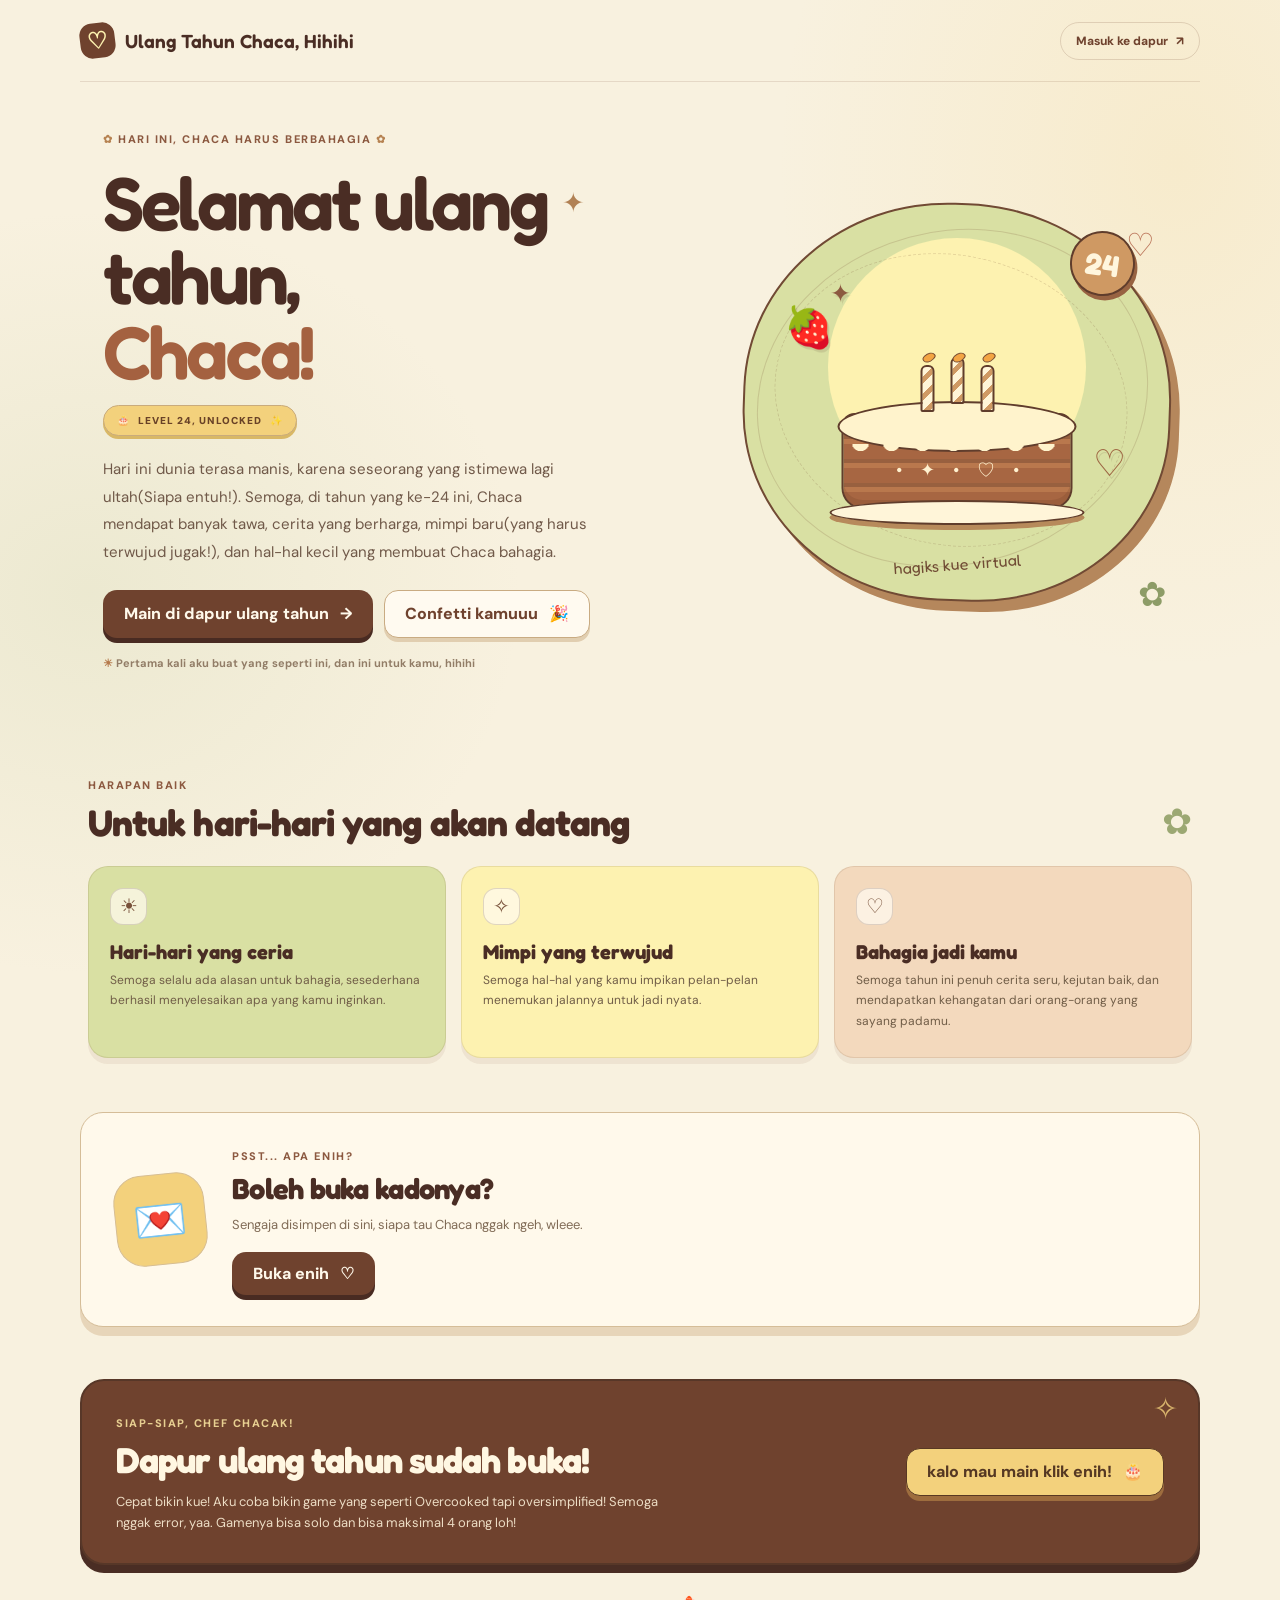
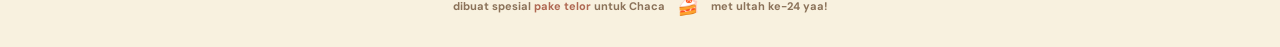
<file: index.html>
<!doctype html>
<html lang="id">
  <head>
    <meta charset="utf-8">
    <meta name="viewport" content="width=device-width, initial-scale=1">
    <meta name="theme-color" content="#6f422e">
    <meta name="description" content="Selamat ulang tahun ke-24, Chaca! Hari ini seluruh kebahagiaan untukmu.">
    <title>Selamat Ulang Tahun ke-24, Chaca! ♡</title>
    <link rel="preconnect" href="https://fonts.googleapis.com">
    <link rel="preconnect" href="https://fonts.gstatic.com" crossorigin>
    <link href="https://fonts.googleapis.com/css2?family=DM+Sans:wght@400;500;600;700;800&family=Fredoka:wght@400;500;600;700&display=swap" rel="stylesheet">
    <link rel="stylesheet" href="styles.css">
    <link rel="stylesheet" href="birthday.css">
  </head>
  <body class="birthday-page">
    <main class="birthday-shell">
      <header class="birthday-nav">
        <a class="birthday-brand" href="index.html" aria-label="Beranda ulang tahun Chaca">
          <span class="birthday-brand-icon" aria-hidden="true">♡</span>
          <span>Ulang Tahun Chaca, Hihihi</span>
        </a>
        <a class="nav-game-link" href="game.html">Masuk ke dapur <span aria-hidden="true">↗</span></a>
      </header>

      <section class="birthday-hero" aria-labelledby="birthday-title">
        <div class="hero-confetti hero-confetti-one" aria-hidden="true">✦</div>
        <div class="hero-confetti hero-confetti-two" aria-hidden="true">✿</div>
        <div class="hero-confetti hero-confetti-three" aria-hidden="true">♡</div>
        <div class="birthday-copy">
          <span class="birthday-kicker"><span aria-hidden="true">✿</span> hari ini, Chaca harus berbahagia <span aria-hidden="true">✿</span></span>
          <h1 id="birthday-title">Selamat ulang tahun,<br><span>Chaca!</span></h1>
          <div class="age-badge"><span aria-hidden="true">🎂</span> LEVEL 24, UNLOCKED <span aria-hidden="true">✨</span></div>
          <p class="birthday-intro">Hari ini dunia terasa manis, karena seseorang yang istimewa lagi ultah(Siapa entuh!). Semoga, di tahun yang ke-24 ini, Chaca mendapat banyak tawa, cerita yang berharga, mimpi baru(yang harus terwujud jugak!), dan hal-hal kecil yang membuat Chaca bahagia.</p>
          <div class="birthday-actions">
            <a class="button button-primary birthday-game-button" href="game.html">Main di dapur ulang tahun <span aria-hidden="true">→</span></a>
            <button class="button button-secondary" type="button" id="wish-button">Confetti kamuuu <span aria-hidden="true">🎉</span></button>
          </div>
          <p class="birthday-footnote"><span aria-hidden="true">☀</span> Pertama kali aku buat yang seperti ini, dan ini untuk kamu, hihihi</p>
        </div>

        <div class="birthday-art" aria-label="Ilustrasi kue ulang tahun ke-24 untuk Chaca">
          <div class="art-orbit orbit-one"></div>
          <div class="art-orbit orbit-two"></div>
          <span class="floating-sweet sweet-one" aria-hidden="true">🍓</span>
          <span class="floating-sweet sweet-two" aria-hidden="true">✦</span>
          <span class="floating-sweet sweet-three" aria-hidden="true">♡</span>
          <div class="art-age">24</div>
          <div class="birthday-cake">
            <div class="birthday-flames"><i></i><i></i><i></i></div>
            <div class="birthday-candle candle-a"></div>
            <div class="birthday-candle candle-b"></div>
            <div class="birthday-candle candle-c"></div>
            <div class="frosting"></div>
            <div class="cake-lower"></div>
            <div class="cake-sprinkles" aria-hidden="true">•　✦　•　♡　•</div>
            <div class="cake-plate"></div>
          </div>
          <div class="cake-caption">hagiks kue virtual</div>
        </div>
      </section>

      <section class="wishes-section" aria-labelledby="wishes-title">
        <div class="wishes-heading">
          <div>
            <span class="section-kicker">Harapan baik</span>
            <h2 id="wishes-title">Untuk hari-hari yang akan datang</h2>
          </div>
          <span class="wish-doodle" aria-hidden="true">✿</span>
        </div>
        <div class="wish-grid">
          <article class="wish-card wish-card-sage">
            <span class="wish-icon" aria-hidden="true">☀</span>
            <h3>Hari-hari yang ceria</h3>
            <p>Semoga selalu ada alasan untuk bahagia, sesederhana berhasil menyelesaikan apa yang kamu inginkan.</p>
          </article>
          <article class="wish-card wish-card-butter">
            <span class="wish-icon" aria-hidden="true">✧</span>
            <h3>Mimpi yang terwujud</h3>
            <p>Semoga hal-hal yang kamu impikan pelan-pelan menemukan jalannya untuk jadi nyata.</p>
          </article>
          <article class="wish-card wish-card-peach">
            <span class="wish-icon" aria-hidden="true">♡</span>
            <h3>Bahagia jadi kamu</h3>
            <p>Semoga tahun ini penuh cerita seru, kejutan baik, dan mendapatkan kehangatan dari orang-orang yang sayang padamu.</p>
          </article>
        </div>
      </section>

      <section class="letter-section" aria-labelledby="letter-title">
        <div class="letter-doodle" aria-hidden="true">💌</div>
        <div class="letter-content">
          <span class="section-kicker">psst... apa enih?</span>
          <h2 id="letter-title">Boleh buka kadonya?</h2>
          <p>Sengaja disimpen di sini, siapa tau Chaca nggak ngeh, wleee.</p>
          <button class="button button-primary letter-button" id="letter-button" type="button" aria-expanded="false" aria-controls="birthday-letter">Buka enih <span aria-hidden="true">♡</span></button>
          <div class="birthday-letter" id="birthday-letter" hidden>
            <span class="letter-heart" aria-hidden="true">♡</span>
            <p>Selamat ulang tahun ke 24 ya Chacaa. Makasih ya, udah bertahan sejauh ini. Semoga, semua kebaikan yang kamu berikan kembali kepadamu berkali-kali lipat. Semoga, hari-hari buruk tidak datang kembali, dan semoga semua mimpimu terwujud. Aku minta maaf, untuk keinginan-keinginan Chaca yang belum bisa terealisasikan, dan untuk kelakuanku yang suka membuatmu kesal, terutama akhir-akhir ini... Hari ini dan seterusnya, semoga kamu akan selalu merasa dicintai. 💛</p>
            <span class="letter-signoff">dari emas danis, yang mencoba membuat ini dengan baik, ehehe ✦</span>
          </div>
        </div>
      </section>

      <section class="game-invitation" aria-label="Undangan bermain game ulang tahun">
        <div class="game-invitation-copy">
          <span class="section-kicker">siap-siap, chef Chacak!</span>
          <h2>Dapur ulang tahun sudah buka!</h2>
          <p>Cepat bikin kue! Aku coba bikin game yang seperti Overcooked tapi oversimplified! Semoga nggak error, yaa. Gamenya bisa solo dan bisa maksimal 4 orang loh!</p>
        </div>
        <a class="button button-primary game-invitation-button" href="game.html">kalo mau main klik enih! <span aria-hidden="true">🎂</span></a>
        <span class="invitation-spark" aria-hidden="true">✧</span>
      </section>

      <footer class="birthday-footer">
        <span>dibuat spesial <span aria-hidden="true">pake telor</span> untuk Chaca</span>
        <span aria-hidden="true">🍰</span>
        <span>met ultah ke-24 yaa!</span>
      </footer>
    </main>
    <div class="celebration-layer" id="celebration-layer" aria-hidden="true"></div>
    <div class="toast" id="birthday-toast" role="status" aria-live="polite"></div>
    <script src="birthday.js"></script>
  </body>
</html>
</file>
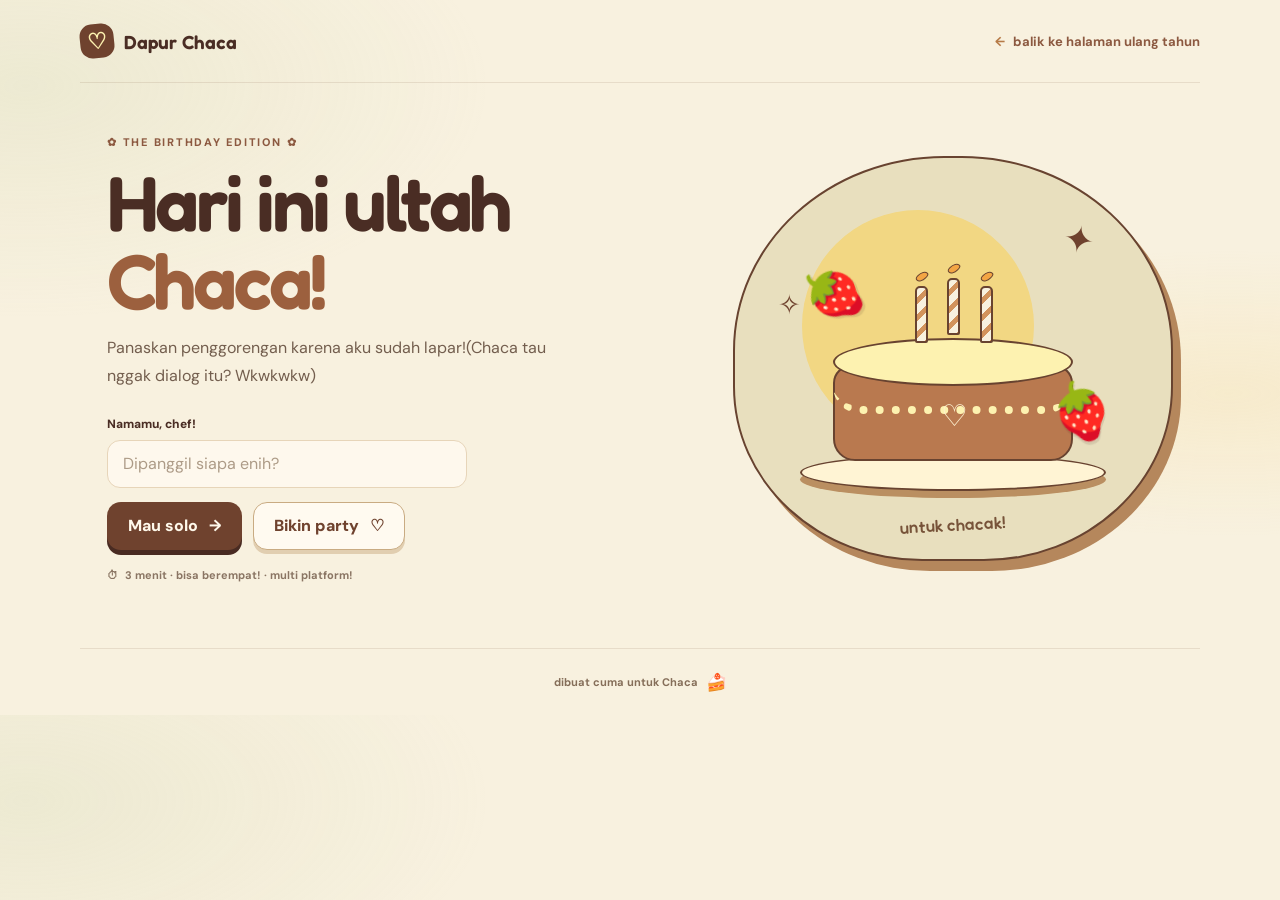
<file: game.html>
<!doctype html>
<html lang="en">
  <head>
    <meta charset="utf-8">
    <meta name="viewport" content="width=device-width, initial-scale=1">
    <meta name="theme-color" content="#6f422e">
    <meta name="description" content="Masuk ke dapur ulang tahun Chaca dan buat kue bersama!">
    <title>Dapur Ulang Tahun Chaca — Game</title>
    <link rel="preconnect" href="https://fonts.googleapis.com">
    <link rel="preconnect" href="https://fonts.gstatic.com" crossorigin>
    <link href="https://fonts.googleapis.com/css2?family=DM+Sans:wght@400;500;600;700;800&family=Fredoka:wght@400;500;600;700&display=swap" rel="stylesheet">
    <link rel="stylesheet" href="styles.css">
  </head>
  <body>
    <main class="site-shell">
      <header class="topbar">
        <a class="brand" href="index.html" aria-label="Kembali ke halaman utama ulang tahun Chaca">
          <span class="brand-icon" aria-hidden="true">♡</span>
          <span>Dapur Chaca</span>
        </a>
        <a class="topbar-note" href="index.html"><span class="sparkle" aria-hidden="true">←</span> balik ke halaman ulang tahun</a>
      </header>

      <section class="hero" id="hero">
        <div class="hero-copy">
          <div class="eyebrow"><span aria-hidden="true">✿</span> the birthday edition <span aria-hidden="true">✿</span></div>
          <h1>Hari ini ultah<br><span>Chaca!</span></h1>
          <p class="hero-description">Panaskan penggorengan karena aku sudah lapar!(Chaca tau nggak dialog itu? Wkwkwkw)</p>

          <label class="name-label" for="player-name">Namamu, chef!</label>
          <input id="player-name" class="name-input" type="text" maxlength="18" placeholder="Dipanggil siapa enih?" autocomplete="given-name">
          <div class="hero-actions">
            <button class="button button-primary" id="solo-button" type="button">Mau solo <span aria-hidden="true">→</span></button>
            <button class="button button-secondary" id="host-button" type="button">Bikin party <span aria-hidden="true">♡</span></button>
          </div>
          <div class="hero-footnote"><span aria-hidden="true">⏱</span> 3 menit · bisa berempat! · multi platform!</div>
          <p class="invite-notice" id="invite-notice" hidden>Ayo main! Masukin nama, terus langsung join aja! <span aria-hidden="true">↓</span></p>
        </div>

        <div class="hero-art" aria-label="A birthday cake with candles and strawberries">
          <div class="art-sun"></div>
          <div class="art-spark art-spark-one">✦</div>
          <div class="art-spark art-spark-two">✧</div>
          <div class="art-berry berry-one">🍓</div>
          <div class="art-berry berry-two">🍓</div>
          <div class="cake-plate"></div>
          <div class="cake cake-bottom"></div>
          <div class="cake cake-top"></div>
          <div class="cake-icing"></div>
          <div class="candle candle-one"><i></i></div>
          <div class="candle candle-two"><i></i></div>
          <div class="candle candle-three"><i></i></div>
          <div class="cake-heart">♡</div>
          <div class="art-caption">untuk chacak!</div>
        </div>
      </section>

      <section class="room-panel panel" id="room-panel" hidden>
        <div class="panel-heading">
          <div>
            <div class="eyebrow">the party kitchen</div>
            <h2 id="room-title">Ready, chef?</h2>
          </div>
          <button class="icon-button" id="back-button" type="button" aria-label="Back to home">✕</button>
        </div>
        <div id="host-lobby" hidden>
          <p class="panel-copy">You're the head chef! Invite up to three friends, then start the birthday rush whenever you're ready.</p>
          <div class="lobby-grid">
            <div class="lobby-card">
              <span class="step-number">01</span>
              <h3>Send a party invite</h3>
              <p>Share this link with your friends. They'll open it on their own device.</p>
              <button class="button button-primary button-small" id="invite-button" type="button">Make invite link <span aria-hidden="true">↗</span></button>
              <div class="copy-field" id="invite-field" hidden>
                <input id="invite-link" type="text" readonly aria-label="Party invite link">
                <button class="copy-button" id="copy-invite" type="button">Copy</button>
              </div>
            </div>
            <div class="lobby-card">
              <span class="step-number">02</span>
              <h3>Connect their chef</h3>
              <p>Ask a friend to send their connection code back to you, then paste it here.</p>
              <label class="visually-hidden" for="answer-code">Friend's connection code</label>
              <textarea id="answer-code" rows="3" placeholder="Paste your friend's connection code"></textarea>
              <button class="button button-secondary button-small" id="connect-button" type="button">Connect chef <span aria-hidden="true">♡</span></button>
            </div>
          </div>
          <div class="party-roster" id="lobby-roster"></div>
          <div class="lobby-footer">
            <p class="connection-note"><span aria-hidden="true">🔒</span> Players connect directly. No account or game server needed.</p>
            <button class="button button-primary" id="start-party-button" type="button">Start the party <span aria-hidden="true">→</span></button>
          </div>
        </div>
        <div id="join-lobby" hidden>
          <p class="panel-copy">A friend saved you a spot in Chaca's birthday kitchen! Enter your chef name and connect to their game.</p>
          <label class="name-label" for="join-name">Your chef name</label>
          <input id="join-name" class="name-input" type="text" maxlength="18" placeholder="What should we call you?" autocomplete="given-name">
          <button class="button button-primary" id="join-button" type="button">Join the party <span aria-hidden="true">♡</span></button>
          <div class="answer-card" id="answer-card" hidden>
            <h3>One last little step!</h3>
            <p>Send this connection code to your host so they can let you into the kitchen.</p>
            <textarea id="answer-output" rows="4" readonly aria-label="Your connection code"></textarea>
            <button class="button button-secondary button-small" id="copy-answer" type="button">Copy connection code</button>
            <p class="waiting-copy" id="waiting-copy" hidden>Waiting for the host to connect you…</p>
          </div>
        </div>
        <div class="guest-waiting" id="guest-waiting" hidden>
          <h3>You're on the guest list!</h3>
          <p>Hang tight in the waiting room. Your host will start the birthday rush soon.</p>
        </div>
      </section>

      <section class="game-panel" id="game-panel" hidden>
        <div class="game-heading">
          <div>
            <div class="eyebrow">the birthday kitchen is open!</div>
            <h2>Let's bake, chefs!</h2>
          </div>
          <div class="timer" id="timer" aria-label="Time remaining">
            <span aria-hidden="true">⏱</span>
            <span id="timer-value">3:00</span>
          </div>
        </div>

        <div class="game-layout">
          <section class="kitchen-card panel" aria-label="Kitchen game board">
            <div class="kitchen-topline">
              <div><span class="live-dot"></span><span id="round-status">birthday rush</span></div>
              <span class="chef-count" id="chef-count">1 chef</span>
            </div>
            <div class="kitchen-board-wrap">
              <span class="board-decoration board-decoration-one" aria-hidden="true">✦</span>
              <span class="board-decoration board-decoration-two" aria-hidden="true">♡</span>
              <div class="kitchen-board" id="kitchen-board" role="grid" aria-label="Birthday kitchen floor with movable stations and wooden prep tables"></div>
            </div>
            <p class="board-hint"><span aria-hidden="true">👆</span> Tap a glowing floor tile to scoot — wooden tables block the way!</p>
          </section>

          <aside class="game-sidebar">
            <section class="order-card panel" aria-live="polite">
              <div class="card-eyebrow"><span aria-hidden="true">✿</span> up next</div>
              <h3 id="order-name">Getting the kitchen ready…</h3>
              <p class="order-description" id="order-description">Pick up the ingredients for Chaca's birthday cake.</p>
              <div class="recipe-list" id="recipe-list"></div>
              <div class="tray-label"><span>Your cake tray</span><span id="tray-count">0 / 2</span></div>
              <div class="tray-list" id="tray-list"></div>
              <p class="order-tip" id="order-tip">Gather the ingredients, then deliver your cake at the center counter.</p>
            </section>
            <section class="score-card panel">
              <div class="score-heading"><h3>Chef's table</h3><span aria-hidden="true">🏆</span></div>
              <ol class="score-list" id="score-list"></ol>
            </section>
            <details class="party-controls panel" id="party-controls" hidden>
              <summary>Party connection</summary>
              <p>Invite up to three friends or connect a chef with their code.</p>
              <button class="button button-secondary button-small" id="game-invite-button" type="button">Make invite link</button>
              <div class="copy-field" id="game-invite-field" hidden>
                <input id="game-invite-link" type="text" readonly aria-label="Party invite link">
                <button class="copy-button" id="game-copy-invite" type="button">Copy</button>
              </div>
              <label class="visually-hidden" for="game-answer-code">Friend's connection code</label>
              <textarea id="game-answer-code" rows="3" placeholder="Paste your friend's connection code"></textarea>
              <button class="button button-secondary button-small" id="game-connect-button" type="button">Connect chef</button>
            </details>
          </aside>
        </div>
      </section>

      <section class="end-screen" id="end-screen" hidden>
        <div class="end-confetti" aria-hidden="true">✦　♡　✿　✧　✦</div>
        <div class="eyebrow">that's a wrap, chefs!</div>
        <h2 id="end-title">You made Chaca proud!</h2>
        <p id="end-message">Thanks for cooking up a little birthday magic.</p>
        <div class="end-score-card panel">
          <span class="end-trophy" aria-hidden="true">🏆</span>
          <span class="end-score-label">your final score</span>
          <strong id="end-score">0</strong>
          <span class="end-player" id="end-player"></span>
        </div>
        <div class="end-leaderboard" id="end-leaderboard"></div>
        <div class="end-actions">
          <button class="button button-primary" id="play-again-button" type="button">Play again <span aria-hidden="true">↻</span></button>
          <button class="button button-secondary" id="home-button" type="button">Back to the birthday page</button>
        </div>
        <p class="birthday-signoff">Happy birthday, Chaca! <span aria-hidden="true">♡</span></p>
      </section>

      <footer class="site-footer">
        <span>dibuat cuma untuk <span aria-hidden="true">Chaca</span> </span>
        <span class="footer-cake" aria-hidden="true">🍰</span>
      </footer>
    </main>
    <div class="toast" id="toast" role="status" aria-live="polite"></div>
    <div class="celebration-layer" id="celebration-layer" aria-hidden="true"></div>
    <script src="app.js"></script>
  </body>
</html>
</file>
<file: styles.css>
:root {
  color-scheme: light;
  --coffee: #4a2d24;
  --brown: #6f422e;
  --brown-soft: #8c5940;
  --caramel: #cf9963;
  --gold: #f3d17c;
  --butter: #fdf2b0;
  --sage: #c4cea1;
  --sage-light: #d9e0a3;
  --paper: #fffaf0;
  --cream: #f8f1df;
  --line: #e7d5b9;
  --muted: #8a7563;
  --shadow: 0 16px 38px rgb(74 45 36 / 9%);
}

* { box-sizing: border-box; }

body {
  margin: 0;
  min-width: 320px;
  background:
    radial-gradient(ellipse at 2% 12%, rgb(196 206 161 / 21%), transparent 29rem),
    radial-gradient(ellipse at 96% 55%, rgb(243 209 124 / 19%), transparent 28rem),
    var(--cream);
  color: var(--coffee);
  font-family: "DM Sans", sans-serif;
  -webkit-font-smoothing: antialiased;
}

button, input, textarea { font: inherit; }
button { cursor: pointer; }
button:focus-visible, a:focus-visible, input:focus-visible, textarea:focus-visible, summary:focus-visible {
  outline: 3px solid #b67a46;
  outline-offset: 3px;
}
[hidden] { display: none !important; }

.site-shell { width: min(1120px, calc(100% - 48px)); margin: 0 auto; }
.topbar { height: 83px; display: flex; align-items: center; justify-content: space-between; border-bottom: 1px solid rgb(111 66 46 / 12%); }
.brand { display: inline-flex; align-items: center; gap: 10px; color: var(--coffee); text-decoration: none; font-family: "Fredoka", sans-serif; font-size: 19px; font-weight: 600; }
.brand-icon { display: grid; width: 34px; height: 34px; place-items: center; border-radius: 12px; background: var(--brown); color: var(--butter); font-size: 22px; transform: rotate(-6deg); }
.topbar-note { color: var(--brown-soft); font-size: 13px; font-weight: 700; }
.topbar-note { text-decoration: none; }
.sparkle { margin-right: 5px; color: #b67a46; }

.hero { min-height: 565px; display: grid; grid-template-columns: 1.05fr .95fr; align-items: center; gap: 38px; padding: 46px 2px 60px; }
.hero-copy { position: relative; z-index: 1; }
.eyebrow { color: var(--brown-soft); font-size: 11px; font-weight: 800; letter-spacing: .16em; text-transform: uppercase; }
.hero-copy > .eyebrow { margin-bottom: 15px; }
h1, h2, h3, p { margin-top: 0; }
h1, h2, h3 { font-family: "Fredoka", sans-serif; }
h1 { margin-bottom: 15px; color: var(--coffee); font-size: clamp(52px, 6.7vw, 78px); font-weight: 600; letter-spacing: -.045em; line-height: .99; }
h1 span { color: #9c603e; }
.hero-description { max-width: 460px; margin-bottom: 26px; color: #735e4e; font-size: 16px; line-height: 1.75; }
.name-label { display: block; margin-bottom: 8px; color: var(--coffee); font-size: 12px; font-weight: 800; }
.name-input, .copy-field input, textarea { width: 100%; border: 1.5px solid var(--line); border-radius: 13px; background: rgb(255 250 240 / 85%); color: var(--coffee); }
.name-input { height: 48px; max-width: 360px; padding: 0 15px; }
.name-input::placeholder, textarea::placeholder { color: #ad9b87; }
.hero-actions { display: flex; flex-wrap: wrap; gap: 11px; margin-top: 14px; }
.button { display: inline-flex; min-height: 48px; align-items: center; justify-content: center; gap: 11px; border: 1.5px solid transparent; border-radius: 14px; padding: 0 20px; font-weight: 800; transition: transform .18s ease, box-shadow .18s ease, background .18s ease; }
.button:hover { transform: translateY(-2px); }
.button-primary { background: var(--brown); box-shadow: 0 5px 0 #492b22; color: #fff9eb; }
.button-primary:hover { background: #7d4d36; box-shadow: 0 7px 0 #492b22; }
.button-secondary { border-color: #c9ab82; background: #fffaf0; color: var(--brown); box-shadow: 0 4px 0 #e1ceb0; }
.button-secondary:hover { background: #fff4d8; box-shadow: 0 6px 0 #e1ceb0; }
.button-small { min-height: 42px; border-radius: 12px; padding: 0 15px; font-size: 13px; }
.hero-footnote { margin-top: 18px; color: var(--muted); font-size: 11px; font-weight: 700; }
.hero-footnote span { margin-right: 4px; }
.invite-notice { margin-top: 13px; color: var(--brown-soft); font-size: 13px; font-weight: 700; }

.hero-art { position: relative; width: min(100%, 440px); height: 405px; justify-self: end; border: 2px solid #684330; border-radius: 48% 48% 43% 43%; background: #e8dfbe; box-shadow: 8px 10px 0 #b5875c; }
.hero-art { animation: art-float 5s ease-in-out infinite; }
.art-sun { position: absolute; top: 52px; left: 67px; width: 232px; height: 232px; border-radius: 50%; background: #f2d783; }
.art-spark { position: absolute; z-index: 4; color: var(--brown); font-family: "Fredoka", sans-serif; }
.art-spark-one { top: 59px; right: 77px; font-size: 37px; transform: rotate(12deg); }
.art-spark-two { top: 130px; left: 43px; font-size: 27px; }
.art-berry { position: absolute; z-index: 5; font-size: 48px; filter: drop-shadow(2px 3px 0 rgb(74 45 36 / 13%)); }
.berry-one { top: 104px; left: 69px; transform: rotate(-20deg); }
.berry-two { right: 59px; bottom: 116px; transform: rotate(18deg); }
.cake-plate { position: absolute; bottom: 68px; left: 50%; width: 306px; height: 37px; border: 2px solid #684330; border-radius: 50%; background: #fff4d4; box-shadow: 0 7px 0 #ba8f61; transform: translateX(-50%); }
.cake { position: absolute; left: 50%; border: 2px solid #684330; transform: translateX(-50%); }
.cake-bottom { bottom: 98px; width: 240px; height: 96px; border-radius: 18px 18px 22px 22px; background: #b9794f; }
.cake-top { bottom: 173px; width: 240px; height: 48px; border-radius: 50%; background: #fdf2b0; }
.cake-icing { position: absolute; z-index: 1; bottom: 145px; left: 50%; width: 240px; height: 34px; border-bottom: 8px dotted #fdf2b0; border-radius: 0 0 28px 28px; transform: translateX(-50%); }
.candle { position: absolute; z-index: 2; bottom: 216px; width: 13px; height: 57px; border: 2px solid #684330; border-radius: 5px 5px 2px 2px; background: repeating-linear-gradient(135deg, #f8f1df 0 7px, #d2935c 7px 12px); }
.candle-one { left: calc(50% - 38px); }
.candle-two { left: calc(50% - 6px); bottom: 224px; }
.candle-three { left: calc(50% + 27px); }
.candle i { position: absolute; top: -18px; left: 1px; width: 8px; height: 13px; border: 1px solid #684330; border-radius: 70% 30% 65% 35%; background: #f3a544; transform: rotate(45deg); }
.candle i { animation: candle-flicker .7s ease-in-out infinite alternate; }
.cake-heart { position: absolute; z-index: 2; bottom: 124px; left: calc(50% - 12px); color: #fff4d4; font-size: 30px; }
.art-caption { position: absolute; right: 0; bottom: 24px; left: 0; color: #775339; font-family: "Fredoka", sans-serif; font-size: 17px; font-weight: 500; text-align: center; transform: rotate(-3deg); }

.panel { border: 1.5px solid #e8d8bc; border-radius: 22px; background: rgb(255 250 240 / 93%); box-shadow: var(--shadow); }
.kitchen-card { position: relative; }
.kitchen-card::before { position: absolute; top: 0; right: 28px; left: 28px; height: 4px; border-radius: 0 0 8px 8px; background: linear-gradient(90deg, #c4cea1, #f3d17c, #cf9963, #e59b79); content: ""; }
.room-panel { max-width: 840px; margin: 38px auto 55px; padding: 30px; }
.panel-heading { display: flex; justify-content: space-between; align-items: flex-start; }
.panel-heading h2, .game-heading h2 { margin: 7px 0 0; font-size: 34px; letter-spacing: -.025em; }
.icon-button { display: grid; width: 38px; height: 38px; place-items: center; border: 1px solid var(--line); border-radius: 12px; background: transparent; color: var(--brown); }
.panel-copy { max-width: 600px; margin: 18px 0 23px; color: #765f4f; font-size: 14px; line-height: 1.65; }
.lobby-grid { display: grid; grid-template-columns: 1fr 1fr; gap: 15px; }
.lobby-card { position: relative; min-width: 0; border: 1px solid #ecddc4; border-radius: 17px; padding: 20px; background: #fffdf7; }
.step-number { color: #ad7951; font-size: 10px; font-weight: 800; letter-spacing: .12em; }
.lobby-card h3 { margin: 7px 0; font-size: 20px; }
.lobby-card p, .party-controls p { min-height: 42px; margin-bottom: 15px; color: var(--muted); font-size: 12px; line-height: 1.55; }
.copy-field { display: flex; gap: 7px; margin-top: 11px; }
.copy-field input { min-width: 0; height: 39px; padding: 0 9px; font-size: 11px; }
.copy-button { flex: 0 0 auto; border: 1px solid #c9ab82; border-radius: 10px; background: #fff4d8; color: var(--brown); font-size: 12px; font-weight: 800; }
textarea { display: block; resize: vertical; padding: 10px 12px; font-size: 12px; line-height: 1.5; }
.lobby-card textarea { min-height: 70px; margin-bottom: 9px; }
.party-roster { display: flex; flex-wrap: wrap; gap: 7px; margin-top: 17px; }
.roster-chip { border: 1px solid #ddd6b0; border-radius: 99px; padding: 7px 11px; background: #f2f1d8; color: #5c593c; font-size: 11px; font-weight: 800; }
.roster-chip::before { content: "●"; margin-right: 6px; color: #819064; font-size: 9px; }
.lobby-footer { display: flex; align-items: center; justify-content: space-between; gap: 15px; margin-top: 23px; padding-top: 19px; border-top: 1px solid #ebdfcb; }
.connection-note { margin: 0; color: var(--muted); font-size: 11px; line-height: 1.5; }
#join-lobby > .name-input { margin-bottom: 12px; }
.answer-card { max-width: 510px; margin-top: 25px; border-top: 1px solid #ebdfcb; padding-top: 20px; }
.answer-card h3 { margin-bottom: 7px; font-size: 20px; }
.answer-card p { color: var(--muted); font-size: 12px; line-height: 1.6; }
.answer-card textarea { margin-bottom: 10px; overflow-wrap: anywhere; }
.answer-card textarea { word-break: break-all; font-family: ui-monospace, SFMono-Regular, Menlo, monospace; font-size: 12px; }
.waiting-copy { margin: 12px 0 0 !important; color: #69804d !important; font-weight: 700; }

.game-panel { padding: 31px 0 53px; }
.game-heading { display: flex; align-items: center; justify-content: space-between; margin-bottom: 22px; }
.timer { display: inline-flex; min-width: 105px; align-items: center; justify-content: center; gap: 8px; border: 1.5px solid #d6bd91; border-radius: 14px; padding: 10px 14px; background: #fff9e8; color: var(--brown); font-family: "Fredoka", sans-serif; font-size: 22px; font-weight: 600; }
.timer.is-low { border-color: #cb8563; background: #fff0e7; color: #9b4937; animation: pulse 1s ease-in-out infinite alternate; }
@keyframes pulse { to { transform: scale(1.04); } }
.game-layout { display: grid; grid-template-columns: minmax(0, 1.55fr) minmax(255px, .75fr); align-items: start; gap: 19px; }
.kitchen-card { overflow: hidden; padding: 18px 18px 13px; }
.kitchen-topline { display: flex; justify-content: space-between; align-items: center; margin-bottom: 13px; color: var(--brown-soft); font-size: 11px; font-weight: 800; text-transform: uppercase; letter-spacing: .06em; }
.live-dot { display: inline-block; width: 8px; height: 8px; margin-right: 7px; border-radius: 50%; background: #96a36c; box-shadow: 0 0 0 3px #edf0d9; }
.chef-count { border-radius: 99px; padding: 6px 9px; background: #f2edda; color: var(--brown); }
.kitchen-board-wrap { position: relative; width: 100%; overflow: hidden; border: 2px solid #a79881; border-radius: 15px; padding: 8px; background: #aaa99f; box-shadow: inset 0 2px 6px rgb(65 56 48 / 20%); }
.board-decoration { position: absolute; z-index: 1; color: #b99266; opacity: .7; pointer-events: none; }
.board-decoration-one { top: 48%; left: 2px; font-size: 15px; }
.board-decoration-two { right: 2px; bottom: 8%; font-size: 14px; }
.kitchen-board { display: grid; grid-template-columns: repeat(7, minmax(0, 1fr)); gap: 5px; }
.tile { position: relative; display: flex; min-width: 0; aspect-ratio: 1; flex-direction: column; align-items: center; justify-content: center; gap: 1px; overflow: hidden; border: 1px solid #c6c2b9; border-radius: 7px; padding: 1px; background: linear-gradient(145deg, #dedbd4, #cecbc4); color: var(--coffee); box-shadow: inset 0 1px 2px rgb(255 255 255 / 70%), inset 0 -2px 2px rgb(95 89 79 / 9%); transition: transform .16s ease, background .16s ease, box-shadow .16s ease, border-color .16s ease; }
.tile:nth-child(4n + 2), .tile:nth-child(4n + 3) { background: linear-gradient(145deg, #d5d2ca, #c9c6bf); }
.kitchen-board.is-refreshing .tile { animation: tile-refresh .42s cubic-bezier(.2, .75, .3, 1) both; animation-delay: calc(var(--tile-index) * 9ms); }
.tile:hover:not(:disabled) { z-index: 1; border-color: #b9885b; background: #fff0c1; box-shadow: 0 3px 0 #c6a87e, 0 5px 12px rgb(74 45 36 / 12%); transform: translateY(-2px) scale(1.025); }
.tile:active:not(:disabled) { transform: scale(.92); }
.tile:disabled { cursor: default; opacity: .68; }
.tile.table-tile, .tile.station { overflow: visible; border: 2px solid #553622; background: repeating-linear-gradient(3deg, #95623c 0 7px, #a87349 7px 10px, #875635 10px 12px); box-shadow: inset 0 2px 2px rgb(255 232 190 / 40%), inset 0 -4px 0 rgb(65 38 25 / 25%), 0 4px 0 #67432e; }
.tile.table-tile::before, .tile.station::before { position: absolute; z-index: 0; inset: 3px; border: 1px solid rgb(255 223 171 / 45%); border-radius: 4px; content: ""; pointer-events: none; }
.tile.table-tile { opacity: 1; }
.tile.table-tile .tile-icon { font-size: clamp(17px, 2.8vw, 27px); filter: drop-shadow(0 2px 1px rgb(61 37 23 / 36%)); }
.tile.table-tile .tile-name, .tile.station .tile-name { position: relative; z-index: 1; overflow: visible; color: #fff2d6; font-size: clamp(7px, .87vw, 10px); text-shadow: 0 1px 2px #54341f; }
.tile.station-sponge { background: repeating-linear-gradient(3deg, #a67348 0 7px, #b68050 7px 10px, #96643d 10px 12px); }
.tile.station-berry { background: repeating-linear-gradient(3deg, #955b43 0 7px, #aa6b50 7px 10px, #804a38 10px 12px); }
.tile.station-cream { background: repeating-linear-gradient(3deg, #876d43 0 7px, #9d8150 7px 10px, #725d39 10px 12px); }
.tile.station-candle { background: repeating-linear-gradient(3deg, #a1773e 0 7px, #b58b4f 7px 10px, #8c6637 10px 12px); }
.tile.station.delivery { border-color: #674323; background: repeating-linear-gradient(3deg, #ad7745 0 7px, #c28a4f 7px 10px, #95653c 10px 12px); box-shadow: inset 0 0 0 2px rgb(255 237 192 / 65%), 0 4px 0 #67432e; }
.tile.station.delivery:hover:not(:disabled) { background: repeating-linear-gradient(3deg, #bd874d 0 7px, #d19a59 7px 10px, #a87343 10px 12px); }
.tile.station.delivery .tile-icon { animation: cake-wiggle 2.2s ease-in-out infinite; }
.tile.station .tile-icon { position: relative; z-index: 1; display: grid; width: clamp(24px, 3.2vw, 34px); height: clamp(24px, 3.2vw, 34px); place-items: center; border: 1px solid rgb(94 60 36 / 40%); border-radius: 50%; background: #fff1d2; box-shadow: 0 2px 3px rgb(50 34 21 / 24%); font-size: clamp(16px, 2.6vw, 26px); line-height: 1; }
.tile-icon { font-size: clamp(16px, 2.6vw, 26px); line-height: 1.1; }
.tile-name { max-width: 100%; overflow: hidden; color: #69523f; font-size: clamp(7px, .88vw, 10px); font-weight: 800; text-overflow: ellipsis; white-space: nowrap; }
.tile-players { position: absolute; top: 2px; right: 2px; display: flex; gap: 1px; }
.player-token { display: grid; width: clamp(20px, 2.5vw, 27px); height: clamp(20px, 2.5vw, 27px); place-items: center; border: 1.5px solid #fff9e9; border-radius: 50%; background: #8e7152; font-size: clamp(13px, 1.7vw, 18px); line-height: 1; box-shadow: 0 1px 3px rgb(0 0 0 / 22%); animation: chef-pop .28s cubic-bezier(.2, 1.7, .45, 1) both; }
.player-token[data-chef="0"] { background: #a45b40; }
.player-token[data-chef="1"] { background: #809263; }
.player-token[data-chef="2"] { background: #bf7a55; }
.player-token[data-chef="3"] { background: #8376a0; }
.player-token.local-token { outline: 2px solid #fff9e9; outline-offset: -3px; }
.board-hint { margin: 12px 0 0; color: var(--muted); font-size: 11px; text-align: center; }
.game-sidebar { display: grid; gap: 14px; }
.order-card, .score-card, .party-controls { padding: 17px; }
.card-eyebrow { color: var(--brown-soft); font-size: 10px; font-weight: 800; letter-spacing: .14em; text-transform: uppercase; }
.order-card h3 { margin: 7px 0 4px; font-size: 22px; }
.order-description { margin-bottom: 14px; color: var(--muted); font-size: 11px; line-height: 1.5; }
.recipe-list, .tray-list { display: flex; flex-wrap: wrap; gap: 6px; }
.recipe-chip, .tray-chip { border: 1px solid #e3d3b6; border-radius: 99px; padding: 6px 9px; background: #fbf2df; color: #634b38; font-size: 10px; font-weight: 800; }
.recipe-chip.done, .tray-chip { border-color: #bdc59a; background: #e9edcf; color: #586044; }
.tray-label { display: flex; justify-content: space-between; margin: 17px 0 7px; color: var(--brown); font-size: 10px; font-weight: 800; }
.tray-list { min-height: 27px; }
.order-tip { margin: 12px 0 0; border-top: 1px solid #eee3d1; padding-top: 10px; color: var(--muted); font-size: 10px; line-height: 1.5; }
.score-heading { display: flex; justify-content: space-between; align-items: center; }
.score-heading h3 { margin: 0; font-size: 18px; }
.score-heading > span { font-size: 20px; }
.score-list { display: grid; gap: 5px; margin: 13px 0 0; padding: 0; list-style: none; }
.score-row { display: flex; justify-content: space-between; gap: 8px; border-radius: 9px; padding: 7px 8px; background: #f5eedc; font-size: 11px; }
.score-row.is-local { background: #f3dfbc; font-weight: 800; }
.score-name { overflow: hidden; text-overflow: ellipsis; white-space: nowrap; }
.score-value { flex: 0 0 auto; color: var(--brown-soft); font-weight: 800; }
.party-controls summary { color: var(--brown); font-family: "Fredoka", sans-serif; font-size: 16px; font-weight: 600; cursor: pointer; }
.party-controls p { min-height: auto; margin: 9px 0; font-size: 11px; }
.party-controls textarea { margin-top: 10px; }
.party-controls .copy-field + textarea { margin-top: 12px; }

.end-screen { max-width: 610px; margin: 45px auto 60px; text-align: center; }
.end-screen:not([hidden]) { animation: screen-pop .48s cubic-bezier(.2, 1.4, .45, 1) both; }
.end-confetti { margin-bottom: 14px; color: #b17a4b; font-size: 25px; letter-spacing: .1em; }
.end-screen h2 { margin: 8px 0; font-size: clamp(33px, 6vw, 48px); }
.end-screen > p { color: var(--muted); font-size: 14px; }
.end-score-card { position: relative; display: flex; width: min(100%, 290px); flex-direction: column; align-items: center; margin: 24px auto 17px; padding: 23px; }
.end-trophy { margin-bottom: 5px; font-size: 29px; }
.end-score-label { color: var(--muted); font-size: 10px; font-weight: 800; letter-spacing: .13em; text-transform: uppercase; }
.end-score-card strong { color: var(--brown); font-family: "Fredoka", sans-serif; font-size: 61px; line-height: 1.05; }
.end-player { color: var(--brown-soft); font-size: 12px; font-weight: 800; }
.end-leaderboard { width: min(100%, 380px); margin: 0 auto; text-align: left; }
.end-actions { display: flex; flex-wrap: wrap; justify-content: center; gap: 11px; margin-top: 23px; }
.birthday-signoff { margin-top: 30px; color: var(--brown-soft) !important; font-family: "Fredoka", sans-serif; font-size: 19px !important; font-weight: 600; }
.birthday-signoff span { color: #b86e4e; }

.site-footer { display: flex; min-height: 67px; align-items: center; justify-content: center; gap: 8px; border-top: 1px solid rgb(111 66 46 / 12%); color: #856e59; font-size: 11px; font-weight: 700; text-align: center; }
.footer-cake { font-size: 17px; }
.toast { position: fixed; z-index: 10; right: 20px; bottom: 20px; max-width: min(370px, calc(100% - 40px)); border: 1px solid #a87a55; border-radius: 13px; padding: 12px 16px; background: var(--coffee); color: #fff8e9; box-shadow: 0 7px 25px rgb(74 45 36 / 20%); font-size: 13px; font-weight: 700; opacity: 0; pointer-events: none; transform: translateY(8px); transition: opacity .2s ease, transform .2s ease; }
.toast.show { opacity: 1; transform: translateY(0); }
.celebration-layer { position: fixed; z-index: 9; inset: 0; overflow: hidden; pointer-events: none; }
.confetti-piece { position: absolute; top: -25px; left: var(--confetti-left); color: var(--confetti-color); font-size: 18px; animation: confetti-fall 1.9s cubic-bezier(.25, .6, .35, 1) var(--confetti-delay) both; }
.confetti-piece:nth-child(3n) { width: 9px; height: 12px; border-radius: 2px; background: var(--confetti-color); }
.confetti-piece:nth-child(3n + 1) { font-size: 22px; }
.celebration-layer:empty { display: none; }
.visually-hidden { position: absolute; width: 1px; height: 1px; overflow: hidden; clip: rect(0, 0, 0, 0); white-space: nowrap; clip-path: inset(50%); }

@media (min-width: 1120px) {
  .hero { padding-right: 27px; padding-left: 27px; }
}

@media (max-width: 760px) {
  .site-shell { width: min(100% - 32px, 600px); }
  .topbar { height: 67px; }
  .hero { min-height: 0; grid-template-columns: 1fr; gap: 22px; padding: 44px 0 39px; }
  .hero-copy { max-width: 500px; }
  h1 { font-size: clamp(56px, 12vw, 72px); }
  .hero-art { width: min(100%, 390px); height: 345px; justify-self: center; transform: scale(.95); transform-origin: top center; margin-bottom: -18px; }
  .art-sun { top: 43px; left: 50%; width: 204px; height: 204px; transform: translateX(-50%); }
  .cake-plate { bottom: 59px; width: 275px; }
  .cake-bottom { bottom: 84px; width: 214px; height: 86px; }
  .cake-top { bottom: 151px; width: 214px; height: 44px; }
  .cake-icing { bottom: 126px; width: 214px; }
  .candle { bottom: 193px; }
  .candle-two { bottom: 200px; }
  .cake-heart { bottom: 109px; }
  .berry-one { top: 86px; left: 43px; }
  .berry-two { right: 43px; bottom: 99px; }
  .art-caption { bottom: 15px; }
  .room-panel { margin-top: 28px; padding: 22px; }
  .game-panel { padding-top: 26px; }
  .game-layout { grid-template-columns: 1fr; }
  .game-sidebar { grid-template-columns: 1fr 1fr; align-items: start; }
  .order-card { grid-row: span 2; }
  .party-controls { grid-column: 1 / -1; }
  .tile-name { font-size: clamp(8px, 1.5vw, 10px); }
}

@media (max-width: 500px) {
  .site-shell { width: calc(100% - 24px); }
  .topbar-note { font-size: 11px; }
  .hero { padding-top: 34px; }
  .hero-description { font-size: 14px; }
  .hero-art { width: 100%; height: 318px; transform: scale(.88); margin-top: 0; margin-bottom: -38px; }
  .hero-actions .button { flex: 1 1 145px; padding: 0 12px; }
  .room-panel { padding: 18px 15px; }
  .room-panel:has(#join-lobby:not([hidden])) { margin-top: 12px; }
  .room-panel:has(#join-lobby:not([hidden])) .panel-copy { margin-top: 13px; }
  .room-panel:has(#join-lobby:not([hidden])) .answer-card { max-width: none; }
  .panel-heading h2, .game-heading h2 { font-size: 28px; }
  .lobby-grid { grid-template-columns: 1fr; }
  .lobby-card { padding: 16px; }
  .lobby-card p { min-height: auto; }
  .lobby-footer { align-items: stretch; flex-direction: column; }
  .lobby-footer .button { width: 100%; }
  .game-heading { align-items: flex-start; }
  .timer { min-width: 89px; padding: 8px 10px; font-size: 19px; }
  .kitchen-card { padding: 12px 9px 10px; }
  .kitchen-board-wrap { padding: 5px; }
  .kitchen-board { gap: 3px; }
  .tile { border-radius: 6px; }
  .tile-icon { font-size: clamp(13px, 4vw, 21px); }
  .tile-name { font-size: clamp(6px, 1.7vw, 9px); }
  .game-sidebar { grid-template-columns: 1fr; }
  .order-card { grid-row: auto; }
  .party-controls { grid-column: auto; }
}

@supports (-webkit-touch-callout: none) {
  input, textarea { font-size: 16px; }
  .answer-card textarea { min-height: 120px; font-size: 13px; -webkit-user-select: text; user-select: text; }
}

@media (prefers-reduced-motion: reduce) {
  *, *::before, *::after { scroll-behavior: auto !important; animation-duration: .01ms !important; animation-iteration-count: 1 !important; transition-duration: .01ms !important; }
}

@keyframes art-float { 0%, 100% { translate: 0 0; rotate: 0deg; } 50% { translate: 0 -8px; rotate: 1deg; } }
@keyframes candle-flicker { from { opacity: .8; transform: rotate(37deg) scale(.9); } to { opacity: 1; transform: rotate(50deg) scale(1.08); } }
@keyframes chef-pop { from { opacity: .5; transform: translateY(-7px) scale(.72); } to { opacity: 1; transform: translateY(0) scale(1); } }
@keyframes cake-wiggle { 0%, 85%, 100% { transform: rotate(0); } 90% { transform: rotate(-8deg) scale(1.1); } 95% { transform: rotate(8deg) scale(1.1); } }
@keyframes screen-pop { from { opacity: 0; transform: translateY(14px) scale(.97); } to { opacity: 1; transform: translateY(0) scale(1); } }
@keyframes confetti-fall { 0% { opacity: 0; transform: translate3d(0, -20px, 0) rotate(0); } 12% { opacity: 1; } 100% { opacity: 0; transform: translate3d(var(--confetti-drift), 105vh, 0) rotate(740deg); } }
@keyframes tile-refresh { from { opacity: .25; transform: scale(.72) rotate(-3deg); } to { opacity: 1; transform: scale(1) rotate(0); } }
</file>
<file: birthday.css>
.birthday-page {
  min-height: 100vh;
  background:
    radial-gradient(ellipse at 92% 10%, rgb(243 209 124 / 19%), transparent 25rem),
    radial-gradient(ellipse at 7% 36%, rgb(196 206 161 / 23%), transparent 27rem),
    #f8f1df;
}

.birthday-shell { width: min(1120px, calc(100% - 48px)); margin: 0 auto; }
.birthday-nav { display: flex; height: 82px; align-items: center; justify-content: space-between; border-bottom: 1px solid rgb(111 66 46 / 14%); }
.birthday-brand { display: inline-flex; align-items: center; gap: 10px; color: var(--coffee); font-family: "Fredoka", sans-serif; font-size: 19px; font-weight: 600; text-decoration: none; }
.birthday-brand-icon { display: grid; width: 35px; height: 35px; place-items: center; border-radius: 12px; background: var(--brown); color: var(--butter); font-size: 23px; transform: rotate(-7deg); }
.nav-game-link { display: inline-flex; align-items: center; gap: 8px; border: 1px solid rgb(111 66 46 / 18%); border-radius: 99px; padding: 10px 15px; color: var(--brown); font-size: 12px; font-weight: 800; text-decoration: none; transition: background .2s ease, transform .2s ease; }
.nav-game-link:hover { background: #f3e5c7; transform: translateY(-2px); }

.birthday-hero { position: relative; display: grid; min-height: 600px; grid-template-columns: 1.08fr .92fr; align-items: center; gap: 35px; overflow: hidden; padding: 45px 23px 57px; }
.birthday-copy { position: relative; z-index: 1; }
.birthday-kicker, .section-kicker { color: var(--brown-soft); font-size: 11px; font-weight: 800; letter-spacing: .14em; text-transform: uppercase; }
.birthday-kicker > span { color: #b68251; }
.birthday-copy h1 { margin: 18px 0 16px; font-size: clamp(52px, 6vw, 75px); line-height: .99; letter-spacing: -.045em; }
.birthday-copy h1 span { color: #a46140; }
.age-badge { display: inline-flex; align-items: center; gap: 8px; border: 1px solid #c9ab7c; border-radius: 99px; padding: 8px 13px; background: #f3d17c; color: #694227; font-size: 10px; font-weight: 900; letter-spacing: .1em; box-shadow: 0 3px 0 #d9b866; }
.birthday-intro { max-width: 485px; margin: 20px 0 23px; color: #705949; font-size: 15px; line-height: 1.85; }
.birthday-actions { display: flex; flex-wrap: wrap; gap: 11px; }
.birthday-game-button { text-decoration: none; }
.birthday-footnote { margin: 18px 0 0; color: #927d67; font-size: 11px; font-weight: 700; }
.birthday-footnote span { color: #b57a4c; }
.hero-confetti { position: absolute; z-index: 0; color: #b18154; pointer-events: none; animation: doodle-float 4s ease-in-out infinite; }
.hero-confetti-one { top: 16%; left: 43%; font-size: 27px; }
.hero-confetti-two { right: 3%; bottom: 17%; color: #8d9c67; font-size: 34px; animation-delay: .6s; }
.hero-confetti-three { top: 22%; right: 4%; color: #b97156; font-size: 32px; animation-delay: 1.1s; }

.birthday-art { position: relative; display: grid; width: min(100%, 440px); height: 430px; place-items: center; justify-self: end; isolation: isolate; }
.birthday-art::before { position: absolute; z-index: -2; inset: 20px 6px 12px; border: 2px solid #714a34; border-radius: 48% 49% 45% 47%; background: #d9e0a3; box-shadow: 9px 10px 0 #b5875c; content: ""; transform: rotate(2deg); }
.birthday-art::after { position: absolute; z-index: -1; top: 55px; left: 50%; width: 258px; height: 258px; border-radius: 50%; background: #fdf2b0; content: ""; transform: translateX(-50%); }
.art-orbit { position: absolute; border: 1px solid rgb(111 66 46 / 18%); border-radius: 50%; pointer-events: none; }
.orbit-one { inset: 48px 27px 48px 18px; transform: rotate(-15deg); }
.orbit-two { inset: 72px 48px 68px 36px; border-style: dashed; transform: rotate(13deg); }
.art-age { position: absolute; top: 48px; right: 42px; z-index: 2; display: grid; width: 65px; height: 65px; place-items: center; border: 2px solid #603d2c; border-radius: 50%; background: #cf9963; color: #fff6dd; font-family: "Fredoka", sans-serif; font-size: 30px; font-weight: 700; box-shadow: 3px 4px 0 #986342; transform: rotate(8deg); }
.floating-sweet { position: absolute; z-index: 3; filter: drop-shadow(2px 3px 0 rgb(74 45 36 / 12%)); }
.sweet-one { top: 118px; left: 47px; font-size: 40px; animation: sweet-bob 3.2s ease-in-out infinite; }
.sweet-two { top: 94px; left: 93px; color: #8c5940; font-size: 25px; animation: doodle-float 3s ease-in-out infinite; }
.sweet-three { right: 51px; bottom: 126px; color: #9c603e; font-size: 37px; animation: doodle-float 3.6s ease-in-out infinite reverse; }
.birthday-cake { position: absolute; bottom: 88px; left: 50%; width: 255px; height: 175px; transform: translateX(-50%); }
.cake-lower { position: absolute; right: 12px; bottom: 16px; left: 12px; height: 96px; border: 2px solid #603d2c; border-radius: 13px 13px 21px 21px; background: repeating-linear-gradient(0deg, #a76642 0 15px, #b9784d 15px 20px, #98603f 20px 24px); box-shadow: inset 0 -7px 0 rgb(77 42 27 / 14%); }
.frosting { position: absolute; z-index: 1; top: 51px; right: 8px; left: 8px; height: 51px; border: 2px solid #603d2c; border-radius: 50%; background: #fff3cc; }
.frosting::after { position: absolute; right: 11px; bottom: -11px; left: 11px; height: 17px; background: radial-gradient(ellipse at 10px 0, #fff3cc 0 8px, transparent 8.5px) 0 0 / 31px 18px repeat-x; content: ""; }
.birthday-candle { position: absolute; z-index: 2; top: 15px; width: 14px; height: 47px; border: 2px solid #603d2c; border-radius: 6px 6px 2px 2px; background: repeating-linear-gradient(135deg, #fff5d8 0 7px, #cf9963 7px 12px); }
.candle-a { left: 91px; }
.candle-b { left: 121px; top: 7px; }
.candle-c { left: 151px; }
.birthday-flames { position: absolute; z-index: 3; top: 1px; left: 95px; display: flex; gap: 21px; }
.birthday-flames i { width: 9px; height: 13px; border: 1px solid #794e32; border-radius: 70% 30% 65% 35%; background: #f3a544; transform: rotate(45deg); animation: candle-flame .65s ease-in-out infinite alternate; }
.birthday-flames i:nth-child(2) { animation-delay: .2s; }
.birthday-flames i:nth-child(3) { animation-delay: .38s; }
.cake-sprinkles { position: absolute; z-index: 2; right: 0; bottom: 43px; left: 0; color: #fff1cf; font-size: 18px; text-align: center; }
.birthday-cake .cake-plate { right: 0; bottom: 0; left: 0; width: auto; height: 25px; border: 2px solid #603d2c; border-radius: 50%; background: #fff5d9; box-shadow: 0 5px 0 #b78a5b; transform: none; }
.cake-caption { position: absolute; bottom: 39px; color: #704b34; font-family: "Fredoka", sans-serif; font-size: 16px; transform: rotate(-4deg); }

.wishes-section { padding: 46px 8px 54px; }
.wishes-heading { display: flex; align-items: end; justify-content: space-between; margin-bottom: 21px; }
.wishes-heading h2, .letter-content h2, .game-invitation h2 { margin: 6px 0 0; font-size: clamp(28px, 4vw, 37px); letter-spacing: -.025em; }
.wish-doodle { color: #9ca873; font-size: 36px; }
.wish-grid { display: grid; grid-template-columns: repeat(3, 1fr); gap: 15px; }
.wish-card { min-height: 192px; border: 1.5px solid rgb(103 69 44 / 13%); border-radius: 20px; padding: 21px; box-shadow: 0 6px 0 rgb(111 66 46 / 8%); transition: transform .22s ease, box-shadow .22s ease; }
.wish-card:hover { box-shadow: 0 10px 18px rgb(74 45 36 / 10%); transform: translateY(-5px) rotate(-.5deg); }
.wish-card-sage { background: #d9e0a3; }
.wish-card-butter { background: #fdf2b0; }
.wish-card-peach { background: #f3d9bd; }
.wish-icon { display: grid; width: 37px; height: 37px; place-items: center; border: 1px solid rgb(74 45 36 / 17%); border-radius: 13px; background: rgb(255 250 240 / 72%); color: #78513a; font-size: 20px; }
.wish-card h3 { margin: 15px 0 6px; font-size: 20px; }
.wish-card p { margin: 0; color: #705d47; font-size: 12px; line-height: 1.7; }

.letter-section { position: relative; display: flex; align-items: center; gap: 26px; overflow: hidden; border: 1.5px solid #d5bd98; border-radius: 23px; padding: 31px 34px; background: #fff9eb; box-shadow: 0 9px 0 #e7d5b9; }
.letter-doodle { display: grid; width: 91px; height: 91px; flex: 0 0 91px; place-items: center; border: 1px solid #d7be92; border-radius: 28px; background: #f3d17c; font-size: 43px; transform: rotate(-6deg); }
.letter-content { flex: 1; }
.letter-content h2 { font-size: 29px; }
.letter-content > p { margin: 9px 0 16px; color: #806b56; font-size: 13px; line-height: 1.6; }
.letter-button { min-height: 43px; }
.birthday-letter { max-width: 610px; margin-top: 21px; border-top: 1px dashed #d3b88c; padding-top: 17px; animation: letter-open .4s ease-out both; }
.birthday-letter p { margin: 0 0 12px; color: #614536; font-family: "Fredoka", sans-serif; font-size: 16px; line-height: 1.8; }
.letter-heart { display: block; margin-bottom: 7px; color: #b2684d; font-size: 21px; }
.letter-signoff { color: #99744e; font-size: 11px; font-weight: 800; }

.game-invitation { position: relative; display: flex; align-items: center; justify-content: space-between; gap: 22px; overflow: hidden; margin-top: 52px; border: 2px solid #573728; border-radius: 24px; padding: 30px 34px; background: #6f422e; box-shadow: 0 8px 0 #4a2d24; color: #fff8e6; }
.game-invitation .section-kicker { color: #e7cf91; }
.game-invitation h2 { color: #fff7e2; font-size: clamp(27px, 4vw, 36px); }
.game-invitation-copy { max-width: 570px; }
.game-invitation-copy p { margin: 10px 0 0; color: #edddc5; font-size: 13px; line-height: 1.65; }
.game-invitation-button { flex: 0 0 auto; border-color: #583823; background: #f3d17c; box-shadow: 0 5px 0 #9e6d3e; color: #553823; text-decoration: none; }
.game-invitation-button:hover { background: #f8df98; box-shadow: 0 7px 0 #9e6d3e; }
.invitation-spark { position: absolute; top: 8px; right: 20px; color: #f3d17c; font-size: 30px; opacity: .8; }
.birthday-footer { display: flex; min-height: 82px; align-items: center; justify-content: center; gap: 12px; color: #8b7259; font-size: 11px; font-weight: 700; text-align: center; }
.birthday-footer > span:nth-child(2) { font-size: 18px; }
.birthday-footer > span:first-child span { color: #af6852; }

.birthday-page .celebration-layer { z-index: 10; }
.birthday-page .toast { z-index: 11; }
.birthday-toast { display: none; }
.birthday-page .toast.show { display: block; }
.birthday-page .confetti-piece { font-size: 21px; }

@keyframes doodle-float { 0%, 100% { transform: translateY(0) rotate(-8deg); } 50% { transform: translateY(-9px) rotate(9deg); } }
@keyframes sweet-bob { 0%, 100% { transform: translateY(0) rotate(-8deg); } 50% { transform: translateY(-12px) rotate(9deg); } }
@keyframes candle-flame { from { opacity: .8; transform: rotate(38deg) scale(.9); } to { opacity: 1; transform: rotate(52deg) scale(1.09); } }
@keyframes letter-open { from { opacity: 0; transform: translateY(-7px); } to { opacity: 1; transform: translateY(0); } }

@media (max-width: 760px) {
  .birthday-shell { width: min(100% - 32px, 600px); }
  .birthday-hero { grid-template-columns: 1fr; gap: 8px; padding: 42px 8px 28px; }
  .birthday-copy h1 { font-size: clamp(51px, 11vw, 69px); }
  .hero-confetti-one { left: auto; right: 3%; }
  .hero-confetti-three { top: 41%; right: 4%; }
  .birthday-art { width: min(100%, 400px); height: 385px; justify-self: center; }
  .birthday-art::after { top: 42px; width: 226px; height: 226px; }
  .birthday-cake { transform: translateX(-50%) scale(.92); transform-origin: bottom center; }
  .wishes-section { padding: 34px 0 42px; }
  .wish-grid { gap: 10px; }
  .wish-card { min-height: 205px; padding: 16px; }
  .wish-card h3 { font-size: 17px; }
  .game-invitation { align-items: flex-start; flex-direction: column; padding: 26px; }
}

@media (max-width: 500px) {
  .birthday-shell { width: calc(100% - 24px); }
  .birthday-nav { height: 68px; }
  .birthday-brand { gap: 8px; font-size: 16px; }
  .birthday-brand-icon { width: 31px; height: 31px; font-size: 20px; }
  .nav-game-link { gap: 5px; padding: 9px 11px; font-size: 10px; }
  .birthday-hero { padding-top: 35px; }
  .birthday-kicker { font-size: 9px; letter-spacing: .1em; }
  .birthday-copy h1 { margin-top: 14px; font-size: clamp(47px, 12vw, 61px); }
  .birthday-intro { font-size: 13px; line-height: 1.75; }
  .birthday-actions { align-items: stretch; flex-direction: column; }
  .birthday-actions .button { width: 100%; }
  .birthday-art { height: 330px; }
  .birthday-art::before { inset: 12px 0; }
  .birthday-art::after { top: 37px; width: 190px; height: 190px; }
  .art-age { top: 31px; right: 27px; width: 54px; height: 54px; font-size: 25px; }
  .sweet-one { top: 82px; left: 29px; font-size: 34px; }
  .sweet-two { top: 67px; left: 64px; }
  .sweet-three { right: 31px; bottom: 88px; }
  .birthday-cake { bottom: 61px; transform: translateX(-50%) scale(.78); }
  .cake-caption { bottom: 28px; font-size: 14px; }
  .wishes-heading h2 { font-size: 28px; }
  .wish-grid { grid-template-columns: 1fr; }
  .wish-card { min-height: 0; padding: 17px; }
  .wish-card h3 { margin-top: 10px; }
  .letter-section { align-items: flex-start; gap: 14px; padding: 21px 17px; }
  .letter-doodle { width: 52px; height: 52px; flex-basis: 52px; border-radius: 18px; font-size: 26px; }
  .letter-content h2 { font-size: 24px; }
  .letter-content > p { font-size: 11px; }
  .birthday-letter p { font-size: 14px; }
  .game-invitation { margin-top: 38px; padding: 23px 19px; }
  .game-invitation h2 { font-size: 27px; }
  .game-invitation-button { width: 100%; }
  .birthday-footer { flex-wrap: wrap; gap: 7px; padding: 17px 5px; font-size: 10px; }
}

@media (prefers-reduced-motion: reduce) {
  .birthday-page *, .birthday-page *::before, .birthday-page *::after { animation-duration: .01ms !important; animation-iteration-count: 1 !important; transition-duration: .01ms !important; }
}
</file>
